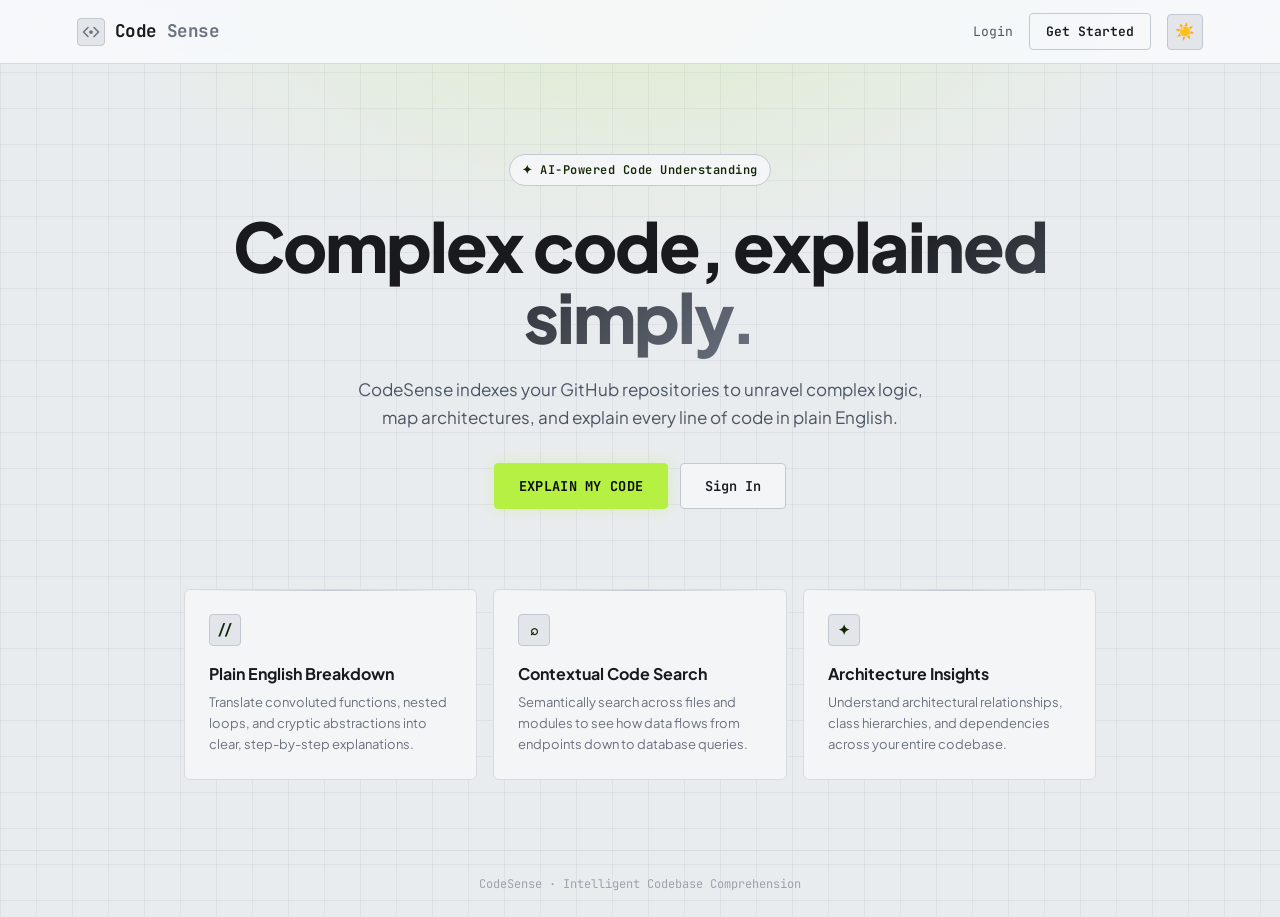
<file: frontend/index.html>
<!DOCTYPE html>
<html lang="en">
<head>
    <meta charset="UTF-8">
    <meta name="viewport" content="width=device-width, initial-scale=1.0">

    <title>CodeSense · AI Code Explanation Engine</title>

    <link rel="preconnect" href="https://fonts.googleapis.com">
    <link rel="preconnect" href="https://fonts.gstatic.com" crossorigin>
    <link rel="stylesheet" href="https://fonts.googleapis.com/css2?family=Plus+Jakarta+Sans:wght@500;600;700;800&family=JetBrains+Mono:wght@400;500;600;700&display=swap">
    <link rel="stylesheet" href="css/style.css">

    <!-- Theme initialization (prevents flash of wrong theme) -->
    <script src="js/theme.js"></script>
</head>

<body>

    <nav class="navbar">
        <a href="index.html" class="logo">
            <span class="logo-icon">
                <svg width="18" height="18" viewBox="0 0 24 24" fill="none" stroke="currentColor" stroke-width="2" stroke-linecap="round" stroke-linejoin="round">
                    <path d="m16 18 6-6-6-6"/>
                    <path d="m8 6-6 6 6 6"/>
                    <circle cx="12" cy="12" r="1.5" fill="currentColor"/>
                </svg>
            </span>
            Code<span>Sense</span>
        </a>

        <div class="nav-links">
            <a href="login.html">Login</a>
            <a href="register.html" class="nav-button">Get Started</a>

            <!-- Theme Toggle Button -->
            <button id="themeToggle" class="theme-toggle-btn" aria-label="Toggle Theme">
                🌙
            </button>
        </div>
    </nav>

    <main class="hero">

        <div class="badge">
            ✦ AI-Powered Code Understanding
        </div>

        <h1>
            Complex code,
            <span>explained simply.</span>
        </h1>

        <p class="hero-text">
            CodeSense indexes your GitHub repositories to unravel complex logic, map architectures, and explain every line of code in plain English.
        </p>

        <div class="hero-buttons">
            <a href="register.html" class="primary-button">
                Explain My Code
            </a>

            <a href="login.html" class="secondary-button">
                Sign In
            </a>
        </div>

        <div class="features">

            <div class="feature-card">
                <div class="feature-icon">//</div>
                <h3>Plain English Breakdown</h3>
                <p>
                    Translate convoluted functions, nested loops, and cryptic abstractions into clear, step-by-step explanations.
                </p>
            </div>

            <div class="feature-card">
                <div class="feature-icon">⌕</div>
                <h3>Contextual Code Search</h3>
                <p>
                    Semantically search across files and modules to see how data flows from endpoints down to database queries.
                </p>
            </div>

            <div class="feature-card">
                <div class="feature-icon">✦</div>
                <h3>Architecture Insights</h3>
                <p>
                    Understand architectural relationships, class hierarchies, and dependencies across your entire codebase.
                </p>
            </div>

        </div>

    </main>

    <footer>
        <p>CodeSense · Intelligent Codebase Comprehension</p>
    </footer>

</body>
</html>
</file>
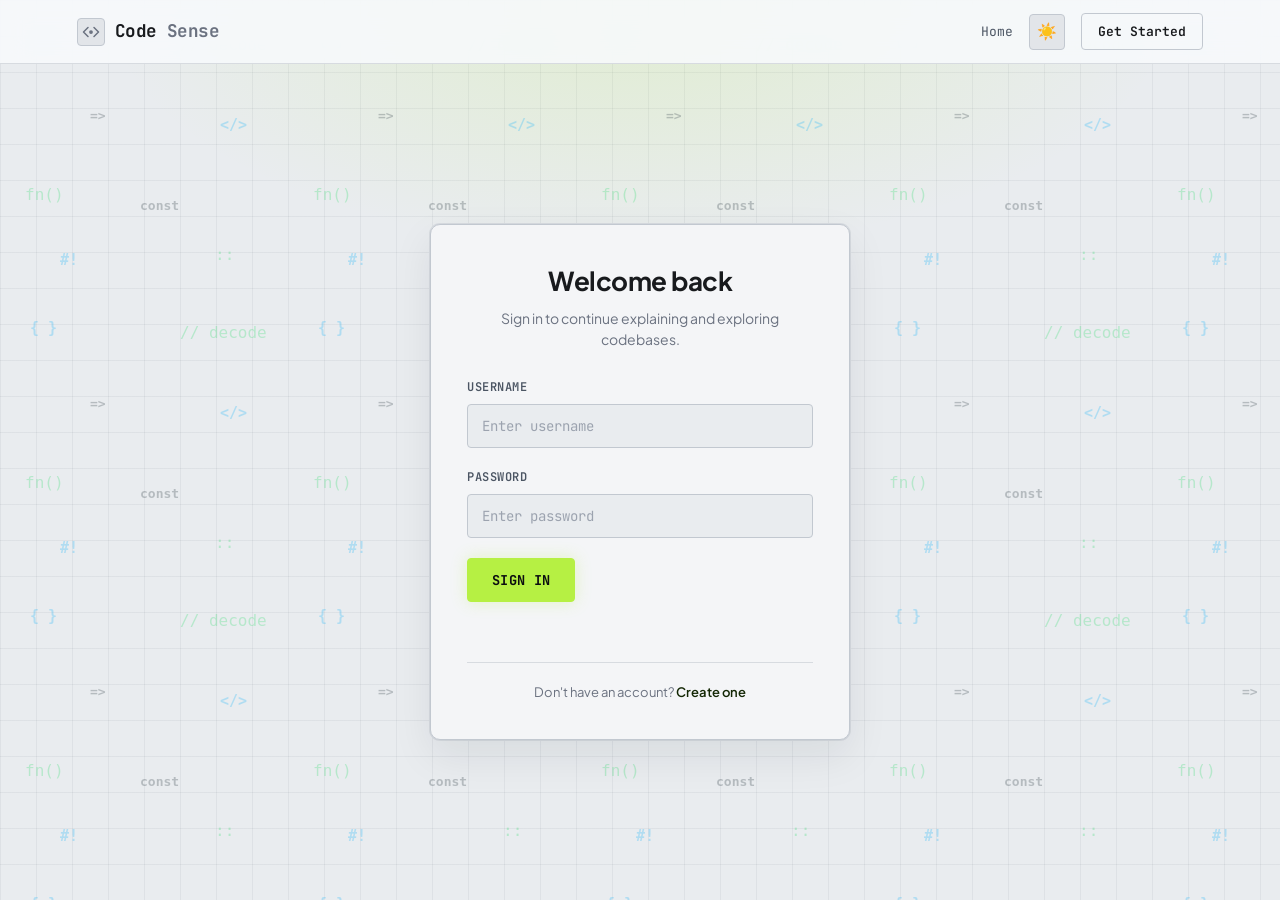
<file: frontend/chat.html>
<!DOCTYPE html>
<html lang="en">
<head>
    <meta charset="UTF-8">
    <meta name="viewport" content="width=device-width, initial-scale=1.0">

    <title>Explain Code · CodeSense</title>

    <link rel="preconnect" href="https://fonts.googleapis.com">
    <link rel="preconnect" href="https://fonts.gstatic.com" crossorigin>
    <link rel="stylesheet" href="https://fonts.googleapis.com/css2?family=Plus+Jakarta+Sans:wght@500;600;700;800&family=JetBrains+Mono:wght@400;500;600;700&display=swap">
    <link rel="stylesheet" href="css/style.css">

    <!-- Theme initialization (prevents screen flashing) -->
    <script src="js/theme.js"></script>
</head>

<body>

    <nav class="navbar">
        <a href="chat.html" class="logo">
            <span class="logo-icon">
                <svg width="18" height="18" viewBox="0 0 24 24" fill="none" stroke="currentColor" stroke-width="2" stroke-linecap="round" stroke-linejoin="round">
                    <path d="m16 18 6-6-6-6"/>
                    <path d="m8 6-6 6 6 6"/>
                    <circle cx="12" cy="12" r="1.5" fill="currentColor"/>
                </svg>
            </span>
            Code<span>Sense</span>
        </a>

        <div class="nav-links">
            <a href="dashboard.html">Repository</a>

            <!-- Theme Toggle Button -->
            <button id="themeToggle" class="theme-toggle-btn" aria-label="Toggle Theme">
                🌙
            </button>

            <button id="logoutButton" class="nav-button">
                Logout
            </button>
        </div>
    </nav>

    <main class="chat-page">

        <div class="chat-container">

            <!-- Chat Header -->
            <div class="chat-header">
                <div class="dashboard-badge">
                    CODE EXPLORER
                </div>

                <h1>
                    Ask about your codebase
                </h1>

                <p>
                    Ask for logic breakdowns, module overviews, or line-by-line code explanations.
                </p>
            </div>

            <!-- Messages -->
            <div id="chatMessages" class="chat-messages">

                <div class="message assistant-message">
                    <div class="message-label">
                        CodeSense
                    </div>
                    <p>
                        Your repository is ready. Ask me to explain a function, trace data flow, or summarize any file in your project.
                    </p>
                </div>

            </div>

            <!-- RAG Processing -->
            <div id="processingPanel" class="processing-panel hidden">

                <div class="processing-header">
                    <span>
                        Searching & Synthesizing Code
                    </span>

                    <span id="generationTimer">
                        0.0s
                    </span>
                </div>

                <div class="rag-steps">

                    <div class="rag-step" id="rag-retrieving">
                        <span class="rag-icon">○</span>
                        <span>Retrieving syntax chunks</span>
                    </div>

                    <div class="rag-step" id="rag-reranking">
                        <span class="rag-icon">○</span>
                        <span>Reranking code context</span>
                    </div>

                    <div class="rag-step" id="rag-context">
                        <span class="rag-icon">○</span>
                        <span>Assembling logic path</span>
                    </div>

                    <div class="rag-step" id="rag-generating">
                        <span class="rag-icon">○</span>
                        <span>Generating explanation</span>
                    </div>

                </div>

            </div>

            <!-- Chat Input -->
            <form id="chatForm" class="chat-input-area">

                <textarea
                    id="chatInput"
                    placeholder="e.g., How does authentication work in auth.py? Or explain the handlePayment flow..."
                    rows="2"
                    required
                ></textarea>

                <button
                    type="submit"
                    id="sendButton"
                    class="auth-button"
                >
                    Explain
                </button>

            </form>

        </div>

    </main>

    <script src="js/chat.js"></script>

</body>
</html>
</file>
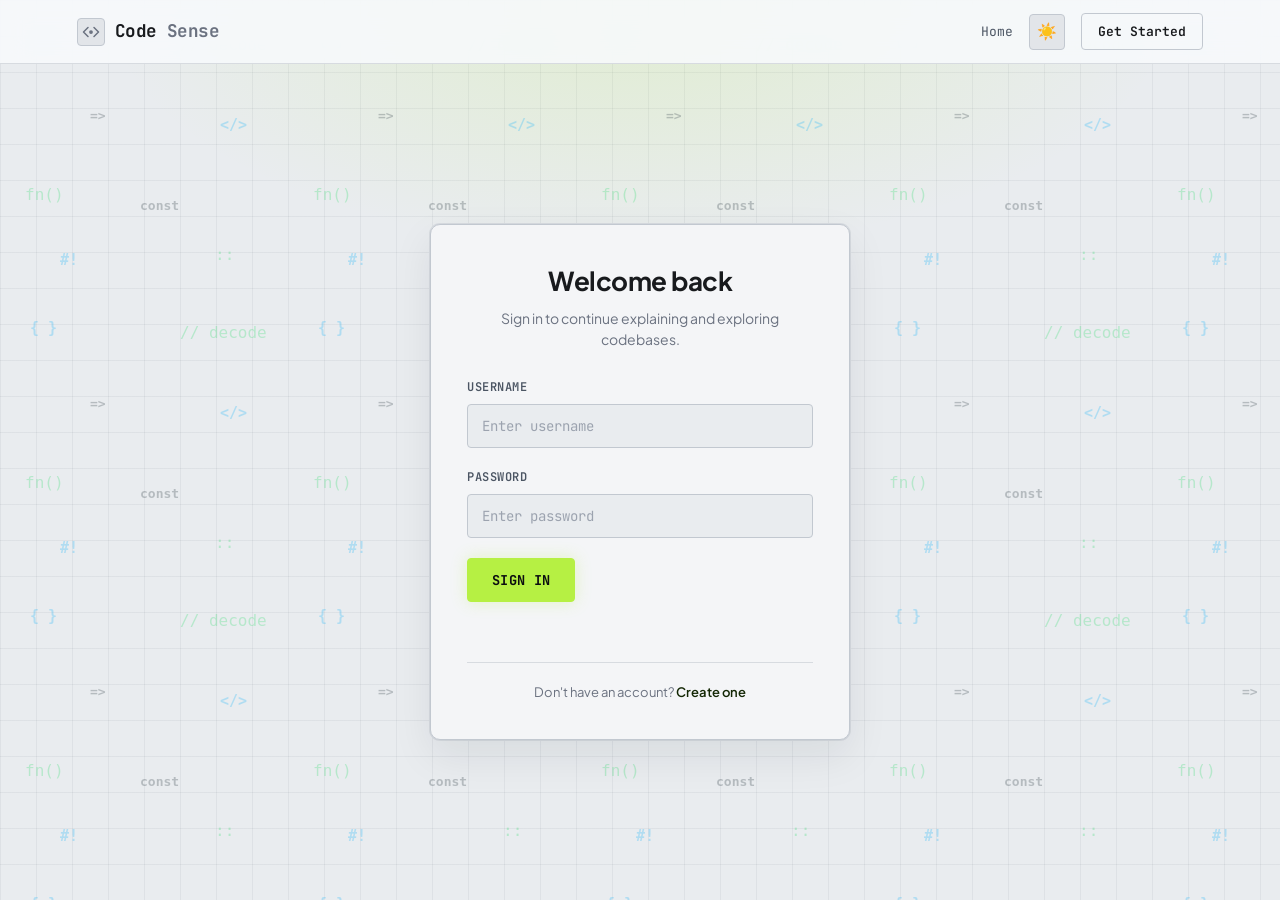
<file: frontend/dashboard.html>
<!DOCTYPE html>
<html lang="en">
<head>
    <meta charset="UTF-8">
    <meta name="viewport" content="width=device-width, initial-scale=1.0">

    <title>Dashboard · CodeSense</title>

    <link rel="preconnect" href="https://fonts.googleapis.com">
    <link rel="preconnect" href="https://fonts.gstatic.com" crossorigin>
    <link rel="stylesheet" href="https://fonts.googleapis.com/css2?family=Plus+Jakarta+Sans:wght@500;600;700;800&family=JetBrains+Mono:wght@400;500;600;700&display=swap">
    <link rel="stylesheet" href="css/style.css">

    <!-- Theme initialization (prevents screen flashing) -->
    <script src="js/theme.js"></script>
</head>

<body>

    <nav class="navbar">
        <a href="dashboard.html" class="logo">
            <span class="logo-icon">
                <svg width="18" height="18" viewBox="0 0 24 24" fill="none" stroke="currentColor" stroke-width="2" stroke-linecap="round" stroke-linejoin="round">
                    <path d="m16 18 6-6-6-6"/>
                    <path d="m8 6-6 6 6 6"/>
                    <circle cx="12" cy="12" r="1.5" fill="currentColor"/>
                </svg>
            </span>
            Code<span>Sense</span>
        </a>

        <div class="nav-links">
            <!-- Theme Toggle Button -->
            <button id="themeToggle" class="theme-toggle-btn" aria-label="Toggle Theme">
                🌙
            </button>

            <button id="logoutButton" class="nav-button">
                Logout
            </button>
        </div>
    </nav>

    <main class="dashboard-page">

        <!-- Existing Repositories -->
        <section id="repositoriesListSection" class="dashboard-card repositories-section">
            <div class="dashboard-header">
                <div class="dashboard-badge">
                    YOUR REPOSITORIES
                </div>

                <h1>Your codebases</h1>

                <p>
                    Repositories you have previously indexed with CodeSense.
                </p>
            </div>

            <div id="repositoriesList" class="repositories-list">
                <p>Loading repositories...</p>
            </div>
        </section>

        <!-- Repository Setup -->
        <section id="repositorySection" class="dashboard-card">

            <div class="dashboard-header">
                <div class="dashboard-badge">
                    STEP 1
                </div>

                <h1>
                    Connect your repository
                </h1>

                <p>
                    Provide a public or private GitHub repository link so CodeSense can index and unpack your codebase.
                </p>
            </div>

            <form id="repositoryForm">

                <div class="form-group">
                    <label for="repoUrl">
                        GitHub Repository URL
                    </label>

                    <input
                        type="url"
                        id="repoUrl"
                        placeholder="https://github.com/user/repository"
                        required
                    >
                </div>

                <button
                    type="submit"
                    class="auth-button"
                    id="analyzeButton"
                >
                    Index Repository
                </button>

            </form>

            <p id="repositoryMessage" class="auth-message"></p>

        </section>

        <!-- Loading / Ingestion -->
        <section id="loadingSection" class="dashboard-card loading-card hidden">

            <div class="dashboard-header">
                <div class="dashboard-badge">
                    ANALYZING
                </div>

                <h1>
                    Reading your codebase
                </h1>

                <p>
                    CodeSense is dissecting your architecture and indexing logic paths.
                </p>
            </div>

            <div class="ingestion-steps">

                <div class="ingestion-step" id="step-cloning">
                    <span class="step-icon">○</span>
                    <span>Cloning repository</span>
                </div>

                <div class="ingestion-step" id="step-parsing">
                    <span class="step-icon">○</span>
                    <span>Parsing syntax trees & files</span>
                </div>

                <div class="ingestion-step" id="step-chunking">
                    <span class="step-icon">○</span>
                    <span>Chunking code modules</span>
                </div>

                <div class="ingestion-step" id="step-embedding">
                    <span class="step-icon">○</span>
                    <span>Generating semantic embeddings</span>
                </div>

                <div class="ingestion-step" id="step-storing">
                    <span class="step-icon">○</span>
                    <span>Storing code vectors</span>
                </div>

                <div class="ingestion-step" id="step-preparing">
                    <span class="step-icon">○</span>
                    <span>Initializing explanation model</span>
                </div>

            </div>

            <p class="loading-note">
                This may take a minute depending on repository size...
            </p>

        </section>

        <!-- Success -->
        <section id="successSection" class="dashboard-card success-card hidden">

            <div class="success-icon">
                ✓
            </div>

            <h1>
                Repository Indexed
            </h1>

            <p>
                Your codebase is fully mapped and ready to explain.
            </p>

            <button id="openChatButton" class="auth-button">
                Start Asking Questions
            </button>

        </section>

        <!-- Failure -->
        <section id="failureSection" class="dashboard-card hidden">

            <div class="failure-icon">
                !
            </div>

            <h1>
                Indexing Failed
            </h1>

            <p id="failureMessage">
                Something went wrong while indexing your repository.
            </p>

            <button id="tryAgainButton" class="auth-button">
                Try Again
            </button>

        </section>

    </main>

    <script src="js/dashboard.js"></script>

</body>
</html>
</file>
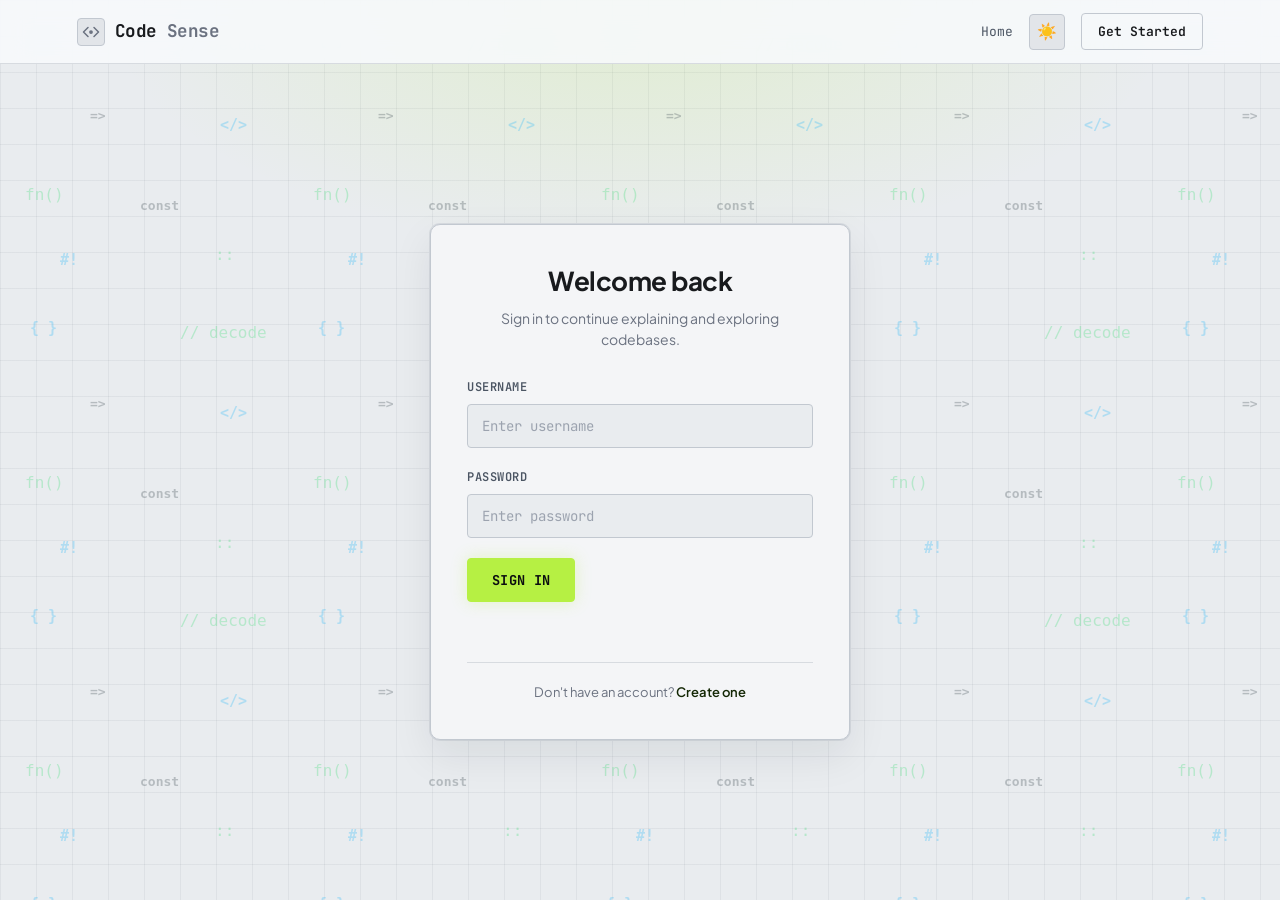
<file: frontend/login.html>
<!DOCTYPE html>
<html lang="en">
<head>
    <meta charset="UTF-8">
    <meta name="viewport" content="width=device-width, initial-scale=1.0">

    <title>Login · CodeSense</title>

    <link rel="preconnect" href="https://fonts.googleapis.com">
    <link rel="preconnect" href="https://fonts.gstatic.com" crossorigin>
    <link rel="stylesheet" href="https://fonts.googleapis.com/css2?family=Plus+Jakarta+Sans:wght@500;600;700;800&family=JetBrains+Mono:wght@400;500;600;700&display=swap">
    <link rel="stylesheet" href="css/style.css">

    <!-- Theme initialization (prevents screen flashing) -->
    <script src="js/theme.js"></script>
</head>

<body>

    <nav class="navbar">
        <a href="index.html" class="logo">
            <span class="logo-icon">
                <svg width="18" height="18" viewBox="0 0 24 24" fill="none" stroke="currentColor" stroke-width="2" stroke-linecap="round" stroke-linejoin="round">
                    <path d="m16 18 6-6-6-6"/>
                    <path d="m8 6-6 6 6 6"/>
                    <circle cx="12" cy="12" r="1.5" fill="currentColor"/>
                </svg>
            </span>
            Code<span>Sense</span>
        </a>

        <div class="nav-links">
            <a href="index.html">Home</a>
            
            <!-- Theme Toggle Button -->
            <button id="themeToggle" class="theme-toggle-btn" aria-label="Toggle Theme">
                🌙
            </button>

            <a href="register.html" class="nav-button">
                Get Started
            </a>
        </div>
    </nav>

    <main class="auth-page">

        <div class="auth-card">

            <div class="auth-header">
                <h1>Welcome back</h1>
                <p>
                    Sign in to continue explaining and exploring codebases.
                </p>
            </div>

            <form id="loginForm">

                <div class="form-group">
                    <label for="username">
                        Username
                    </label>

                    <input
                        type="text"
                        id="username"
                        placeholder="Enter username"
                        autocomplete="username"
                        required
                    >
                </div>

                <div class="form-group">
                    <label for="passcode">
                        Password
                    </label>

                    <input
                        type="password"
                        id="passcode"
                        placeholder="Enter password"
                        autocomplete="current-password"
                        required
                    >
                </div>

                <button
                    type="submit"
                    class="auth-button"
                >
                    Sign In
                </button>

            </form>

            <p id="loginMessage" class="auth-message"></p>

            <div class="auth-footer">
                Don't have an account?
                <a href="register.html">
                    Create one
                </a>
            </div>

        </div>

    </main>

    <script src="js/auth.js"></script>

</body>
</html>
</file>
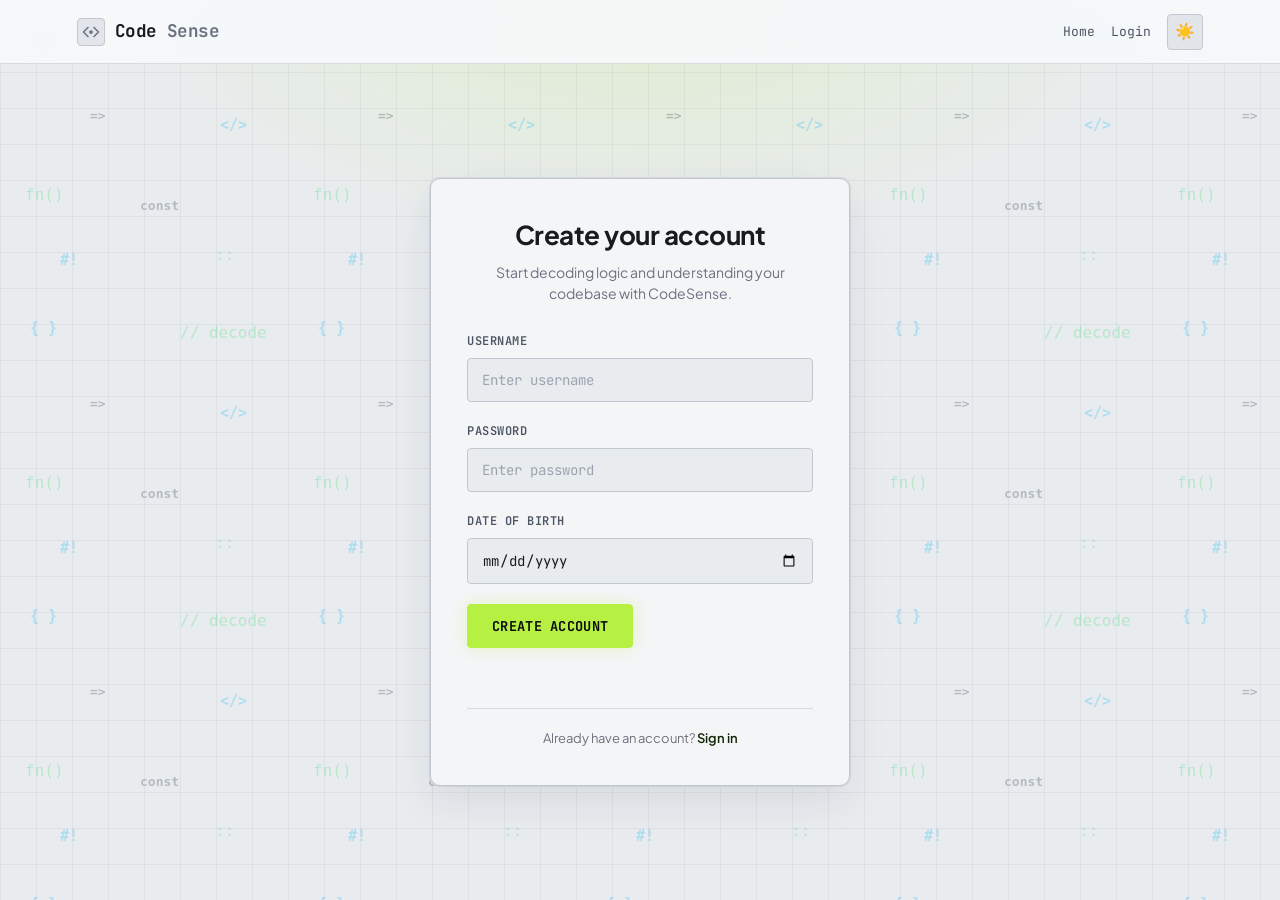
<file: frontend/register.html>
<!DOCTYPE html>
<html lang="en">
<head>
    <meta charset="UTF-8">
    <meta name="viewport" content="width=device-width, initial-scale=1.0">

    <title>Register · CodeSense</title>

    <link rel="preconnect" href="https://fonts.googleapis.com">
    <link rel="preconnect" href="https://fonts.gstatic.com" crossorigin>
    <link rel="stylesheet" href="https://fonts.googleapis.com/css2?family=Plus+Jakarta+Sans:wght@500;600;700;800&family=JetBrains+Mono:wght@400;500;600;700&display=swap">
    <link rel="stylesheet" href="css/style.css">

    <!-- Theme initialization (prevents screen flashing) -->
    <script src="js/theme.js"></script>
</head>

<body>

    <nav class="navbar">
        <a href="index.html" class="logo">
            <span class="logo-icon">
                <svg width="18" height="18" viewBox="0 0 24 24" fill="none" stroke="currentColor" stroke-width="2" stroke-linecap="round" stroke-linejoin="round">
                    <path d="m16 18 6-6-6-6"/>
                    <path d="m8 6-6 6 6 6"/>
                    <circle cx="12" cy="12" r="1.5" fill="currentColor"/>
                </svg>
            </span>
            Code<span>Sense</span>
        </a>

        <div class="nav-links">
            <a href="index.html">Home</a>
            <a href="login.html">Login</a>

            <!-- Theme Toggle Button -->
            <button id="themeToggle" class="theme-toggle-btn" aria-label="Toggle Theme">
                🌙
            </button>
        </div>
    </nav>

    <main class="auth-page">

        <div class="auth-card">

            <div class="auth-header">
                <h1>Create your account</h1>
                <p>
                    Start decoding logic and understanding your codebase with CodeSense.
                </p>
            </div>

            <form id="registerForm">

                <div class="form-group">
                    <label for="username">Username</label>
                    <input
                        type="text"
                        id="username"
                        placeholder="Enter username"
                        autocomplete="username"
                        required
                    >
                </div>

                <div class="form-group">
                    <label for="passcode">Password</label>
                    <input
                        type="password"
                        id="passcode"
                        placeholder="Enter password"
                        autocomplete="new-password"
                        required
                    >
                </div>

                <div class="form-group">
                    <label for="dob">Date of Birth</label>
                    <input
                        type="date"
                        id="dob"
                        required
                    >
                </div>

                <button type="submit" class="auth-button">
                    Create Account
                </button>

            </form>

            <p id="registerMessage" class="auth-message"></p>

            <div class="auth-footer">
                Already have an account?
                <a href="login.html">Sign in</a>
            </div>

        </div>

    </main>

    <script src="js/auth.js"></script>

</body>
</html>
</file>
<file: frontend/css/style.css>
@import url("https://fonts.googleapis.com/css2?family=Plus+Jakarta+Sans:wght@500;600;700;800&family=JetBrains+Mono:wght@400;500;600;700&display=swap");

/* ==========================================================================
   THEME PALETTES & DESIGN TOKENS
   ========================================================================== */

/* Dark Mode (Default) */
:root {
    --bg-base: #0c0e10;
    --bg-surface: #121518;
    --bg-elevated: #181d22;
    --bg-panel: #14181c;

    --grey-slate: #353E43;
    --grey-slate-light: #48545b;
    --border-subtle: #21272c;
    --border-default: #353E43;
    --border-focus: #505e66;

    --text-primary: #f3f4f6;
    --text-secondary: #9ca3af;
    --text-muted: #6b7280;
    --text-dim: #4b5563;

    /* Light, soft lime */
    --lime: #e2fd52;
    --lime-hover: #edff85;
    --lime-active: #d6f23d;
    --lime-soft: rgba(226, 253, 82, 0.12);
    --lime-glow: rgba(226, 253, 82, 0.24);
    --lime-text: #0e1104;

    --status-success: #4ade80;
    --status-failed: #f87171;
    --status-pending: #fbbf24;

    --font-display: "Plus Jakarta Sans", sans-serif;
    --font-mono: "JetBrains Mono", monospace;

    --radius-sm: 4px;
    --radius-md: 6px;
    --radius-lg: 10px;
    --radius-xl: 14px;
    --radius-full: 9999px;

    --transition: 0.18s cubic-bezier(0.16, 1, 0.3, 1);
    --shadow-window: 0 24px 60px rgba(0, 0, 0, 0.65), 0 0 0 1px var(--border-subtle);

    --code-symbol-opacity: 0.28;
    --grid-line: rgba(255, 255, 255, 0.02);
}

/* Light Mode Override */
/* ==========================================================================
   SOFT OFF-WHITE LIGHT THEME PALETTE
   ========================================================================== */

[data-theme="light"] {
    /* Softened Warm Canvas & Off-White Cards */
    --bg-base: #e9ecef;             /* Muted, low-glare off-white canvas */
    --bg-surface: #f4f5f7;          /* Soft matte panel background */
    --bg-elevated: #e2e5e9;         /* Slightly deeper off-white layer */
    --bg-panel: #eaecee;            /* Window title bar & subpanels */

    /* Subtle Slate Borders */
    --grey-slate: #d1d5db;
    --grey-slate-light: #9ca3af;
    --border-subtle: #d7dbe0;
    --border-default: #c2c8d0;
    --border-focus: #717d8a;

    /* Readable Charcoal Typography */
    --text-primary: #181a1d;        /* Deep charcoal (not harsh pitch black) */
    --text-secondary: #4b5563;
    --text-muted: #6b7280;
    --text-dim: #9ca3af;

    /* Adjusted Lime for Off-White Background */
    --lime: #b6f043;
    --lime-hover: #a3e62a;
    --lime-active: #8ecc17;
    --lime-soft: rgba(182, 240, 67, 0.18);
    --lime-glow: rgba(182, 240, 67, 0.28);
    --lime-text: #132704;

    /* Status Accents */
    --status-success: #15803d;
    --status-failed: #b91c1c;
    --status-pending: #b45309;

    /* Soft Depth Shadow */
    --shadow-window: 0 16px 40px rgba(15, 23, 42, 0.08), 0 0 0 1px var(--border-subtle);

    /* Background Tuning */
    --code-symbol-opacity: 0.32;
    --grid-line: rgba(15, 23, 42, 0.05);
}
/* ==========================================================================
   RESET & CORE BASE
   ========================================================================== */

*,
*::before,
*::after {
    margin: 0;
    padding: 0;
    box-sizing: border-box;
}

body {
    min-height: 100vh;
    background-color: var(--bg-base);
    background-image: 
        radial-gradient(ellipse 60% 40% at 50% 0%, var(--lime-soft), transparent 70%),
        linear-gradient(to right, var(--grid-line) 1px, transparent 1px),
        linear-gradient(to bottom, var(--grid-line) 1px, transparent 1px);
    background-size: 100% 100%, 36px 36px, 36px 36px;
    color: var(--text-primary);
    font-family: var(--font-display);
    line-height: 1.5;
    -webkit-font-smoothing: antialiased;
    transition: background-color var(--transition), color var(--transition);
}

/* ==========================================================================
   FLOATING CODE SYMBOLS (AUTH & REPOSITORY PAGES)
   ========================================================================== */

.auth-page,
.dashboard-page {
    position: relative;
    overflow-x: hidden;
}

.auth-page::before,
.dashboard-page::before {
    content: "";
    position: fixed;
    inset: 0;
    pointer-events: none;
    z-index: 0;
    opacity: var(--code-symbol-opacity);
    background-image: url("[data-uri]");
    background-size: 288px 288px;
    background-repeat: repeat;
}

.auth-card,
.dashboard-card,
.repositories-section {
    position: relative;
    z-index: 1;
}

/* ==========================================================================
   BUTTON SYSTEM (VISIBILITY & CONTRAST FIX)
   ========================================================================== */

.primary-button,
.auth-button,
#sendButton,
#analyzeButton,
.repository-open-button {
    display: inline-flex !important;
    align-items: center !important;
    justify-content: center !important;
    background-color: var(--lime) !important;
    color: #0c0e10 !important;
    font-family: var(--font-mono) !important;
    font-size: 0.85rem !important;
    font-weight: 700 !important;
    letter-spacing: 0.3px !important;
    text-transform: uppercase !important;
    text-decoration: none !important;
    border: 1px solid var(--lime) !important;
    border-radius: var(--radius-sm) !important;
    padding: 12px 24px !important;
    cursor: pointer !important;
    box-shadow: 0 0 16px var(--lime-glow) !important;
    opacity: 1 !important;
    visibility: visible !important;
    transition: all var(--transition) !important;
}

.primary-button:hover,
.auth-button:hover,
#sendButton:hover,
#analyzeButton:hover,
.repository-open-button:hover {
    background-color: var(--lime-hover) !important;
    border-color: var(--lime-hover) !important;
    box-shadow: 0 0 24px var(--lime-glow) !important;
    transform: translateY(-1px);
}

.secondary-button {
    display: inline-flex !important;
    align-items: center !important;
    justify-content: center !important;
    background-color: var(--bg-surface) !important;
    color: var(--text-primary) !important;
    border: 1px solid var(--border-default) !important;
    border-radius: var(--radius-sm) !important;
    font-family: var(--font-mono) !important;
    font-size: 0.85rem !important;
    font-weight: 600 !important;
    text-decoration: none !important;
    padding: 12px 24px !important;
    cursor: pointer !important;
    opacity: 1 !important;
    visibility: visible !important;
    transition: all var(--transition) !important;
}

.secondary-button:hover {
    border-color: var(--lime) !important;
    color: var(--lime) !important;
    background-color: var(--bg-elevated) !important;
}

.nav-button {
    display: inline-flex !important;
    align-items: center !important;
    justify-content: center !important;
    background: transparent !important;
    color: var(--text-primary) !important;
    font-family: var(--font-mono) !important;
    font-size: 0.8125rem !important;
    font-weight: 600 !important;
    border: 1px solid var(--border-default) !important;
    border-radius: var(--radius-sm) !important;
    padding: 8px 16px !important;
    text-decoration: none !important;
    cursor: pointer !important;
    opacity: 1 !important;
    visibility: visible !important;
    transition: all var(--transition) !important;
}

.nav-button:hover {
    border-color: var(--lime) !important;
    color: var(--lime) !important;
    background: var(--lime-soft) !important;
}

.theme-toggle-btn {
    display: inline-flex !important;
    align-items: center !important;
    justify-content: center !important;
    width: 36px !important;
    height: 36px !important;
    background: var(--bg-elevated) !important;
    border: 1px solid var(--border-default) !important;
    border-radius: var(--radius-sm) !important;
    color: var(--text-primary) !important;
    cursor: pointer !important;
    font-size: 1rem !important;
    line-height: 1 !important;
}
/* ==========================================================================
   NAVBAR & LOGO
   ========================================================================== */

.navbar {
    height: 64px;
    display: flex;
    align-items: center;
    justify-content: space-between;
    padding: 0 6%;
    border-bottom: 1px solid var(--border-subtle);
    background: rgba(12, 14, 16, 0.88);
    backdrop-filter: blur(14px);
    position: sticky;
    top: 0;
    z-index: 100;
}

[data-theme="light"] .navbar {
    background: rgba(248, 250, 252, 0.88);
}

.logo {
    display: inline-flex;
    align-items: center;
    gap: 10px;
    font-family: var(--font-mono);
    font-size: 1.1rem;
    font-weight: 700;
    text-decoration: none;
    color: var(--text-primary);
    letter-spacing: -0.5px;
}

.logo span {
    color: var(--text-muted);
}

.logo-icon {
    width: 28px;
    height: 28px;
    display: flex;
    align-items: center;
    justify-content: center;
    border-radius: var(--radius-sm);
    background: var(--bg-elevated);
    border: 1px solid var(--border-default);
    color: var(--lime);
    transition: all var(--transition);
}

.logo:hover .logo-icon {
    border-color: var(--lime);
    box-shadow: 0 0 12px var(--lime-glow);
}

.nav-links {
    display: flex;
    align-items: center;
    gap: 16px;
}

.nav-links a {
    color: var(--text-secondary);
    text-decoration: none;
    font-family: var(--font-mono);
    font-size: 0.8125rem;
    transition: color var(--transition);
}

.nav-links a:hover {
    color: var(--lime);
}

/* ==========================================================================
   HERO SECTION
   ========================================================================== */

.hero {
    max-width: 960px;
    margin: 0 auto;
    padding: 90px 24px 70px;
    text-align: center;
}

.badge {
    display: inline-flex;
    align-items: center;
    gap: 8px;
    padding: 6px 12px;
    border: 1px solid var(--border-default);
    border-radius: var(--radius-full);
    background: var(--bg-surface);
    color: var(--lime);
    font-family: var(--font-mono);
    font-size: 0.75rem;
    font-weight: 600;
    letter-spacing: 0.5px;
    margin-bottom: 24px;
}

[data-theme="light"] .badge {
    color: var(--lime-text);
}

.hero h1 {
    font-family: var(--font-display);
    font-size: clamp(2.5rem, 6.5vw, 4.25rem);
    line-height: 1.05;
    font-weight: 800;
    letter-spacing: -2px;
}

.hero h1 span {
    background: linear-gradient(135deg, var(--text-primary) 30%, var(--text-muted) 100%);
    -webkit-background-clip: text;
    -webkit-text-fill-color: transparent;
}

.hero-text {
    max-width: 600px;
    margin: 22px auto 0;
    color: var(--text-secondary);
    font-size: 1.0625rem;
    line-height: 1.65;
}

.hero-buttons {
    display: flex;
    justify-content: center;
    gap: 12px;
    margin-top: 32px;
}

/* ==========================================================================
   FEATURES (TERMINAL CARD STYLE)
   ========================================================================== */

.features {
    display: grid;
    grid-template-columns: repeat(3, 1fr);
    gap: 16px;
    margin-top: 80px;
    text-align: left;
}

.feature-card {
    position: relative;
    padding: 24px;
    border: 1px solid var(--border-subtle);
    border-radius: var(--radius-md);
    background: var(--bg-surface);
    transition: all var(--transition);
}

.feature-card::before {
    content: "";
    position: absolute;
    top: 0;
    left: 0;
    right: 0;
    height: 1px;
    background: linear-gradient(90deg, transparent, var(--border-default), transparent);
}

.feature-card:hover {
    border-color: var(--border-default);
    transform: translateY(-2px);
    box-shadow: 0 10px 30px rgba(0, 0, 0, 0.25);
}

.feature-icon {
    display: inline-flex;
    align-items: center;
    justify-content: center;
    width: 32px;
    height: 32px;
    margin-bottom: 16px;
    border-radius: var(--radius-sm);
    border: 1px solid var(--border-default);
    background: var(--bg-elevated);
    color: var(--lime);
    font-family: var(--font-mono);
    font-size: 0.9rem;
    font-weight: 700;
}

[data-theme="light"] .feature-icon {
    color: var(--lime-text);
}

.feature-card h3 {
    font-size: 1rem;
    font-weight: 700;
    margin-bottom: 6px;
}

.feature-card p {
    color: var(--text-muted);
    font-size: 0.8125rem;
    line-height: 1.6;
}

/* ==========================================================================
   AUTH PAGES (LOGIN & REGISTER)
   ========================================================================== */

.auth-page {
    min-height: calc(100vh - 64px);
    display: flex;
    align-items: center;
    justify-content: center;
    padding: 40px 20px;
}

.auth-card {
    width: 100%;
    max-width: 420px;
    padding: 36px;
    border: 1px solid var(--border-default);
    border-radius: var(--radius-lg);
    background: var(--bg-surface);
    box-shadow: var(--shadow-window);
}

.auth-header {
    text-align: center;
    margin-bottom: 28px;
}

.auth-header h1 {
    font-size: 1.625rem;
    letter-spacing: -0.5px;
    margin-bottom: 8px;
}

.auth-header p {
    color: var(--text-muted);
    font-size: 0.875rem;
}

.auth-footer {
    margin-top: 24px;
    padding-top: 20px;
    border-top: 1px solid var(--border-subtle);
    text-align: center;
    color: var(--text-muted);
    font-size: 0.8125rem;
}

.auth-footer a {
    color: var(--lime);
    text-decoration: none;
    font-weight: 600;
}

[data-theme="light"] .auth-footer a {
    color: var(--lime-text);
}

.auth-footer a:hover {
    text-decoration: underline;
}

/* ==========================================================================
   DASHBOARD & REPO SETUP
   ========================================================================== */

.dashboard-page {
    min-height: calc(100vh - 64px);
    display: flex;
    flex-direction: column;
    align-items: center;
    padding: 40px 20px;
    gap: 24px;
}

.dashboard-card {
    position: relative;
    width: 100%;
    max-width: 640px;
    background: var(--bg-surface);
    border: 1px solid var(--border-default);
    border-radius: var(--radius-lg);
    padding: 36px;
    box-shadow: var(--shadow-window);
}

/* Terminal Window Header Bar Dots */
.dashboard-card::after {
    content: "";
    position: absolute;
    top: 14px;
    left: 18px;
    width: 8px;
    height: 8px;
    border-radius: 50%;
    background: #f87171;
    box-shadow: 14px 0 0 #fbbf24, 28px 0 0 #4ade80;
}

.dashboard-header {
    margin-top: 12px;
    margin-bottom: 28px;
}

.dashboard-header h1 {
    font-size: 1.75rem;
    font-weight: 700;
    margin: 10px 0 8px;
    letter-spacing: -0.5px;
}

.dashboard-header p {
    color: var(--text-secondary);
    font-size: 0.875rem;
}

.dashboard-badge {
    display: inline-block;
    padding: 4px 8px;
    border: 1px solid var(--border-default);
    border-radius: var(--radius-sm);
    background: var(--bg-elevated);
    color: var(--lime);
    font-family: var(--font-mono);
    font-size: 0.6875rem;
    font-weight: 700;
    letter-spacing: 0.5px;
}

[data-theme="light"] .dashboard-badge {
    color: var(--lime-text);
}

.form-group {
    margin-bottom: 20px;
}

.form-group label {
    display: block;
    margin-bottom: 8px;
    color: var(--text-secondary);
    font-family: var(--font-mono);
    font-size: 0.75rem;
    font-weight: 600;
    text-transform: uppercase;
    letter-spacing: 0.5px;
}

.form-group input {
    width: 100%;
    padding: 12px 14px;
    border: 1px solid var(--border-default);
    border-radius: var(--radius-sm);
    background: var(--bg-base);
    color: var(--text-primary);
    font-family: var(--font-mono);
    font-size: 0.875rem;
    outline: none;
    transition: all var(--transition);
}

.form-group input:focus {
    border-color: var(--lime);
    box-shadow: 0 0 0 1px var(--lime), 0 0 14px var(--lime-glow);
}

.form-group input::placeholder {
    color: var(--text-dim);
}

.auth-message {
    min-height: 20px;
    margin-top: 16px;
    text-align: center;
    font-size: 0.8125rem;
    color: var(--text-secondary);
}

/* ==========================================================================
   INGESTION TIMELINE STEPS
   ========================================================================== */

.ingestion-steps {
    display: flex;
    flex-direction: column;
    gap: 8px;
}

.ingestion-step {
    display: flex;
    align-items: center;
    gap: 12px;
    padding: 12px 14px;
    border-radius: var(--radius-sm);
    background: var(--bg-base);
    border: 1px solid var(--border-subtle);
    color: var(--text-muted);
    font-family: var(--font-mono);
    font-size: 0.8125rem;
    transition: all var(--transition);
}

.ingestion-step.active {
    color: var(--lime);
    border-color: var(--lime);
    background: var(--lime-soft);
}

[data-theme="light"] .ingestion-step.active {
    color: var(--lime-text);
}

.ingestion-step.completed {
    color: var(--text-secondary);
    border-color: var(--border-default);
}

.step-icon {
    width: 18px;
    text-align: center;
    font-size: 0.875rem;
    color: var(--lime);
}

.ingestion-step.active .step-icon {
    animation: limePulse 1.2s infinite ease-in-out;
}

.ingestion-step.completed .step-icon {
    color: var(--status-success);
}

.loading-note {
    margin-top: 22px;
    text-align: center;
    color: var(--text-muted);
    font-family: var(--font-mono);
    font-size: 0.75rem;
}

/* ==========================================================================
   DYNAMIC REPOSITORY LIST (dashboard.js)
   ========================================================================== */

.repositories-section {
    width: 100%;
    max-width: 640px;
}

#repositoriesList {
    display: flex;
    flex-direction: column;
    gap: 10px;
}

#repositoriesList > p {
    color: var(--text-muted);
    font-family: var(--font-mono);
    font-size: 0.8125rem;
    text-align: center;
    padding: 24px;
    border: 1px dashed var(--border-default);
    border-radius: var(--radius-md);
    background: var(--bg-surface);
}

.repository-item {
    display: flex;
    align-items: center;
    justify-content: space-between;
    gap: 16px;
    padding: 14px 16px;
    background: var(--bg-surface);
    border: 1px solid var(--border-default);
    border-radius: var(--radius-md);
    transition: all var(--transition);
}

.repository-item:hover {
    border-color: var(--border-focus);
    background: var(--bg-elevated);
}

.repository-info {
    display: flex;
    flex-direction: column;
    gap: 4px;
    min-width: 0;
    flex: 1;
}

.repository-url {
    font-family: var(--font-mono);
    font-size: 0.8125rem;
    color: var(--text-primary);
    overflow: hidden;
    text-overflow: ellipsis;
    white-space: nowrap;
}

.repository-status {
    width: fit-content;
    padding: 2px 6px;
    border-radius: var(--radius-sm);
    font-family: var(--font-mono);
    font-size: 0.625rem;
    font-weight: 700;
    text-transform: uppercase;
    letter-spacing: 0.5px;
}

.repository-status.completed,
.repository-status.ready,
.repository-status.indexed {
    background: rgba(74, 222, 128, 0.12);
    color: var(--status-success);
    border: 1px solid rgba(74, 222, 128, 0.3);
}

.repository-status.failed {
    background: rgba(248, 113, 113, 0.12);
    color: var(--status-failed);
    border: 1px solid rgba(248, 113, 113, 0.3);
}

.repository-status.pending,
.repository-status.indexing {
    background: rgba(251, 191, 36, 0.12);
    color: var(--status-pending);
    border: 1px solid rgba(251, 191, 36, 0.3);
}

.repository-actions {
    display: flex;
    align-items: center;
    gap: 8px;
    flex-shrink: 0;
}

.repository-open-button {
    width: auto !important;
    margin-top: 0 !important;
    padding: 6px 14px !important;
    font-size: 0.75rem !important;
}

.repository-delete-button {
    background: transparent !important;
    border: 1px solid var(--border-default) !important;
    color: var(--text-muted) !important;
    padding: 6px 12px !important;
    font-size: 0.75rem !important;
    box-shadow: none !important;
}

.repository-delete-button:hover {
    background: rgba(248, 113, 113, 0.12) !important;
    color: var(--status-failed) !important;
    border-color: rgba(248, 113, 113, 0.4) !important;
}

/* ==========================================================================
   CHAT WORKSPACE & LIGHT LIME SEND BUTTON
   ========================================================================== */

.chat-page {
    min-height: calc(100vh - 64px);
    display: flex;
    justify-content: center;
    padding: 24px 20px;
}

.chat-container {
    position: relative;
    width: 100%;
    max-width: 900px;
    display: flex;
    flex-direction: column;
    height: calc(100vh - 112px);
    background: var(--bg-surface);
    border: 1px solid var(--border-default);
    border-radius: var(--radius-lg);
    overflow: hidden;
    box-shadow: var(--shadow-window);
}

.chat-header {
    position: relative;
    padding: 20px 24px 18px;
    border-bottom: 1px solid var(--border-subtle);
    background: var(--bg-panel);
}

.chat-header::before {
    content: "";
    position: absolute;
    top: 14px;
    right: 18px;
    width: 8px;
    height: 8px;
    border-radius: 50%;
    background: var(--border-default);
    box-shadow: -14px 0 0 var(--border-default), -28px 0 0 var(--border-default);
}

.chat-header h1 {
    font-size: 1.35rem;
    font-weight: 700;
    letter-spacing: -0.5px;
    margin-top: 6px;
    margin-bottom: 4px;
}

.chat-header p {
    color: var(--text-muted);
    font-size: 0.8125rem;
}

.chat-messages {
    flex: 1;
    overflow-y: auto;
    padding: 24px;
    display: flex;
    flex-direction: column;
    gap: 16px;
}

.message {
    max-width: 82%;
    padding: 14px 16px;
    border-radius: var(--radius-md);
    line-height: 1.6;
    white-space: pre-wrap;
    font-size: 0.875rem;
}

.assistant-message {
    background: var(--bg-elevated);
    border: 1px solid var(--border-subtle);
    color: var(--text-primary);
    align-self: flex-start;
}

.user-message {
    align-self: flex-end;
    background: var(--grey-slate);
    border: 1px solid var(--grey-slate-light);
    color: #ffffff;
}

[data-theme="light"] .user-message {
    background: #0f172a;
    border-color: #1e293b;
    color: #f8fafc;
}

.message-label {
    margin-bottom: 6px;
    font-family: var(--font-mono);
    font-size: 0.6875rem;
    font-weight: 700;
    color: var(--lime);
    text-transform: uppercase;
}

[data-theme="light"] .message-label {
    color: var(--lime-text);
}

.chat-input-area {
    display: flex;
    align-items: center;
    gap: 10px;
    padding: 16px 20px;
    border-top: 1px solid var(--border-subtle);
    background: var(--bg-panel);
}

.chat-input-area textarea {
    flex: 1;
    resize: none;
    padding: 12px 14px;
    border-radius: var(--radius-sm);
    border: 1px solid var(--border-default);
    background: var(--bg-base);
    color: var(--text-primary);
    font-family: var(--font-mono);
    font-size: 0.8125rem;
    outline: none;
    transition: all var(--transition);
}

.chat-input-area textarea:focus {
    border-color: var(--lime);
    box-shadow: 0 0 0 1px var(--lime);
}

#sendButton {
    width: 110px;
    height: 44px;
    margin-top: 0;
    align-self: flex-end;
    background: var(--lime) !important;
    color: var(--lime-text) !important;
    font-family: var(--font-mono);
    font-size: 0.8125rem;
    font-weight: 700;
    border-radius: var(--radius-sm);
    box-shadow: 0 0 14px var(--lime-glow);
}

#sendButton:hover {
    background: var(--lime-hover) !important;
    box-shadow: 0 0 20px var(--lime-glow);
}

/* ==========================================================================
   RAG INSPECTOR PANEL
   ========================================================================== */

.processing-panel {
    padding: 14px 20px;
    border-top: 1px solid var(--border-subtle);
    background: var(--bg-base);
}

.processing-header {
    display: flex;
    justify-content: space-between;
    align-items: center;
    margin-bottom: 10px;
    color: var(--text-secondary);
    font-family: var(--font-mono);
    font-size: 0.75rem;
    font-weight: 600;
}

#generationTimer {
    font-family: var(--font-mono);
    color: var(--lime);
    font-size: 0.75rem;
}

[data-theme="light"] #generationTimer {
    color: var(--lime-text);
}

.rag-steps {
    display: flex;
    flex-direction: column;
    gap: 4px;
}

.rag-step {
    display: flex;
    align-items: center;
    gap: 8px;
    padding: 6px 10px;
    border-radius: var(--radius-sm);
    color: var(--text-dim);
    font-family: var(--font-mono);
    font-size: 0.75rem;
    transition: all var(--transition);
}

.rag-step.active {
    color: var(--lime);
    background: var(--lime-soft);
}

[data-theme="light"] .rag-step.active {
    color: var(--lime-text);
}

.rag-step.completed {
    color: var(--text-secondary);
}

.rag-icon {
    width: 14px;
    font-size: 0.7rem;
    color: var(--lime);
}

.rag-step.active .rag-icon {
    animation: limePulse 1.2s infinite ease-in-out;
}

.rag-step.completed .rag-icon {
    color: var(--status-success);
}

/* ==========================================================================
   FEEDBACK CARDS & FOOTER
   ========================================================================== */

.success-card,
.failure-card,
#failureSection {
    text-align: center;
}

.success-icon,
.failure-icon {
    width: 52px;
    height: 52px;
    margin: 12px auto 16px;
    display: flex;
    align-items: center;
    justify-content: center;
    border-radius: var(--radius-sm);
    font-family: var(--font-mono);
    font-size: 1.25rem;
    font-weight: 700;
}

.success-icon {
    border: 1px solid var(--lime);
    color: var(--lime);
    background: var(--lime-soft);
}

[data-theme="light"] .success-icon {
    color: var(--lime-text);
}

.failure-icon {
    border: 1px solid rgba(248, 113, 113, 0.4);
    color: var(--status-failed);
    background: rgba(248, 113, 113, 0.1);
}

.hidden {
    display: none !important;
}

footer {
    padding: 24px;
    text-align: center;
    border-top: 1px solid var(--border-subtle);
    color: var(--text-dim);
    font-family: var(--font-mono);
    font-size: 0.75rem;
}

@keyframes limePulse {
    0%, 100% {
        opacity: 0.35;
        transform: scale(0.95);
    }
    50% {
        opacity: 1;
        transform: scale(1.15);
    }
}

/* ==========================================================================
   RESPONSIVE BREAKPOINTS
   ========================================================================== */

@media (max-width: 768px) {
    .features {
        grid-template-columns: 1fr;
    }
}

@media (max-width: 640px) {
    .navbar {
        padding: 0 16px;
    }

    .hero {
        padding-top: 60px;
    }

    .hero-buttons {
        flex-direction: column;
    }

    .primary-button,
    .secondary-button {
        width: 100%;
    }

    .dashboard-card {
        padding: 24px 18px;
    }

    .repository-item {
        flex-direction: column;
        align-items: flex-start;
    }

    .repository-actions {
        width: 100%;
        justify-content: flex-end;
    }

    .chat-page {
        padding: 10px;
    }

    .chat-container {
        height: calc(100vh - 84px);
    }

    .chat-header,
    .chat-messages,
    .chat-input-area,
    .processing-panel {
        padding: 14px;
    }

    .message {
        max-width: 92%;
    }
}
</file>
